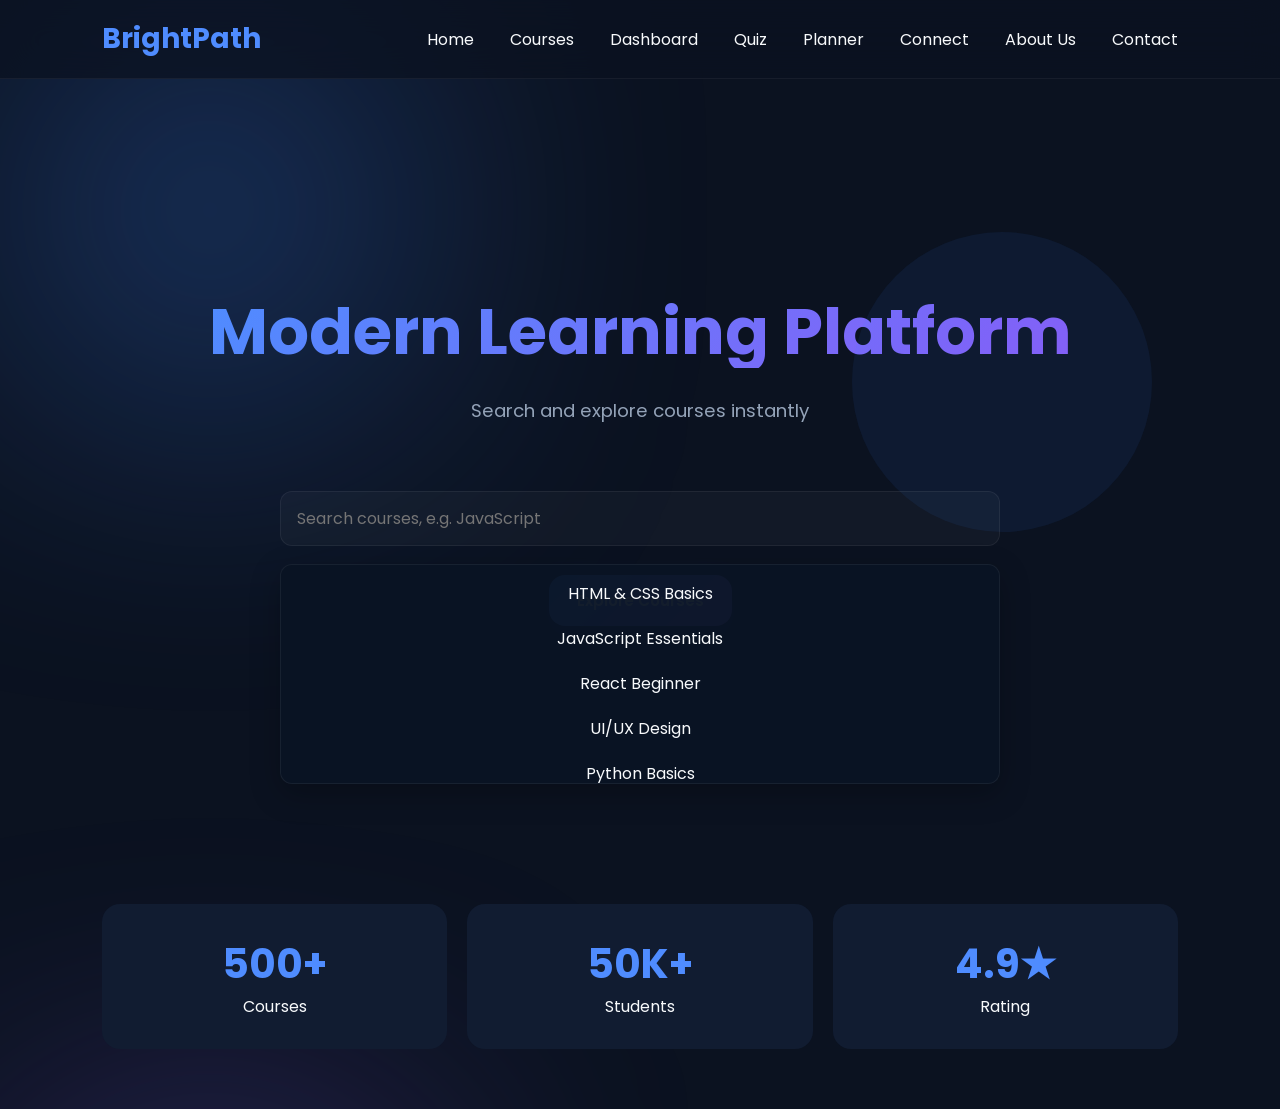
<file: index.html>
<!DOCTYPE html>
<html lang="en">

<head>
    <meta charset="UTF-8">
    <meta name="viewport" content="width=device-width, initial-scale=1.0">
    <title>BrightPath</title>
    <link rel="stylesheet" href="style.css">
</head>

<body>

<nav>


        <div class="logo">BrightPath</div>
    </div>

    <div class="nav-links">
        <a href="index.html">Home</a>
        <a href="courses.html">Courses</a>
        <a href="dashboard.html">Dashboard</a>
        <a href="quiz.html">Quiz</a>
        <a href="planner.html">Planner</a>
        <a href="contacts.html">Connect</a>
        <a href="about.html">About Us</a>
        <a href="contacts.html">Contact</a>
    </div>
</nav>

<section class="hero fade">

    <div class="hero-content">

        <h1>Modern Learning Platform</h1>

        <p class="hero-sub">Search and explore courses instantly</p>

        <div class="search-box">
            <input id="search" type="text" placeholder="Search courses, e.g. JavaScript" oninput="searchCourses()" autocomplete="off" />
            <div id="suggestions" class="search-results"></div>
        </div>

        <div class="hero-actions">
            <a href="courses.html">
                <button class="btn">Explore Courses</button>
            </a>

            
        </div>

    </div>

</section>

<section class="stats">

    <div class="stat-card">
        <h2>500+</h2>
        <p>Courses</p>
    </div>

    <div class="stat-card">
        <h2>50K+</h2>
        <p>Students</p>
    </div>

    <div class="stat-card">
        <h2>4.9★</h2>
        <p>Rating</p>
    </div>

</section>

<!-- About and Contact sections removed from the index page per request -->

    <script>
    function toggleAvatarMenu(event) {
        const dropdown = document.getElementById('avatarDropdown');
        const avatar = document.querySelector('.avatar');
        if (!dropdown || !avatar) return;
        const isOpen = dropdown.classList.toggle('active');
        avatar.setAttribute('aria-expanded', isOpen ? 'true' : 'false');
        if (event) event.stopPropagation();
    }

    // Close when clicking outside
    window.addEventListener('click', function(event) {
        const dropdown = document.getElementById('avatarDropdown');
        const avatar = document.querySelector('.avatar');
        if (!dropdown || !avatar) return;
        if (!dropdown.contains(event.target) && !avatar.contains(event.target)) {
            dropdown.classList.remove('active');
            avatar.setAttribute('aria-expanded', 'false');
        }
    });

    // Keyboard support: Enter/Space to open, Esc to close
    document.addEventListener('keydown', function(e) {
        const avatar = document.querySelector('.avatar');
        const dropdown = document.getElementById('avatarDropdown');
        if (!avatar || !dropdown) return;
        if ((e.key === 'Enter' || e.key === ' ') && document.activeElement === avatar) {
            e.preventDefault();
            toggleAvatarMenu();
        }
        if (e.key === 'Escape') {
            dropdown.classList.remove('active');
            avatar.setAttribute('aria-expanded', 'false');
            avatar.focus();
        }
    });
</script>

<script src="script.js"></script>

</body>
</html>
</file>
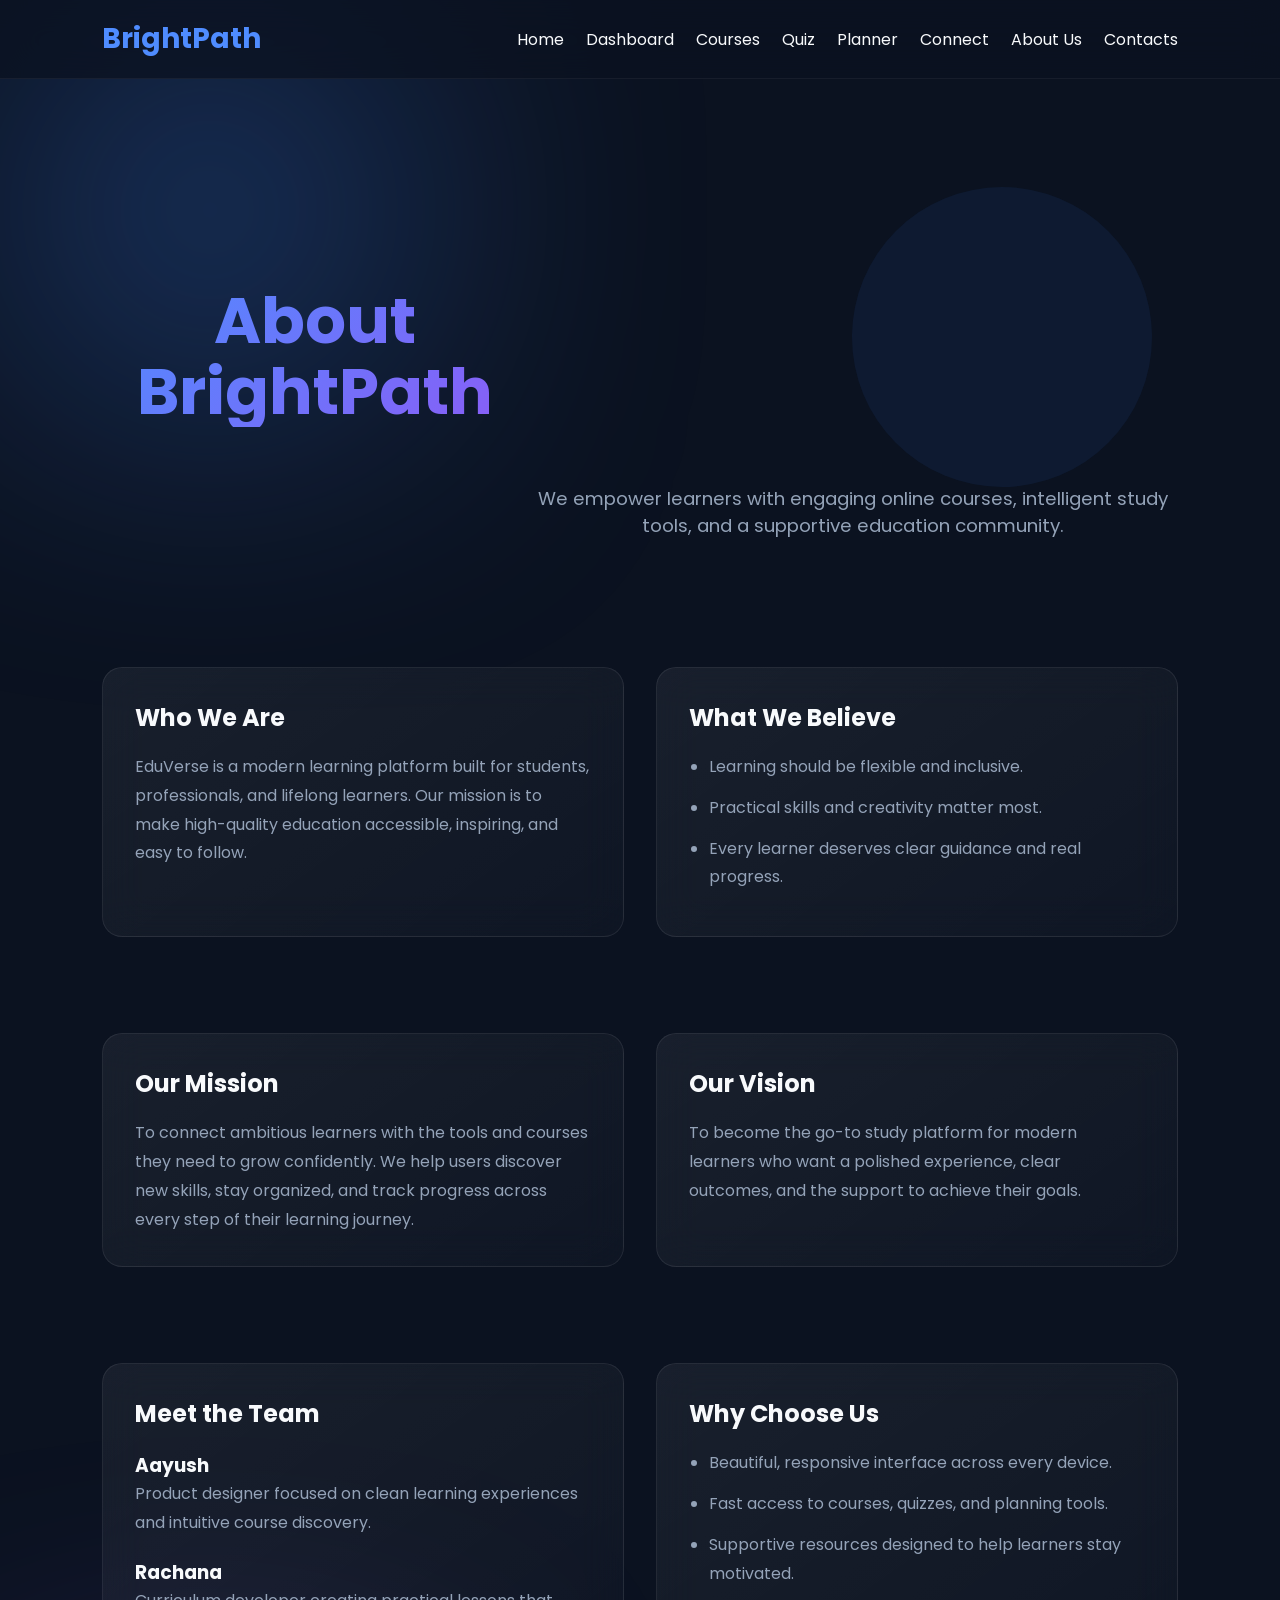
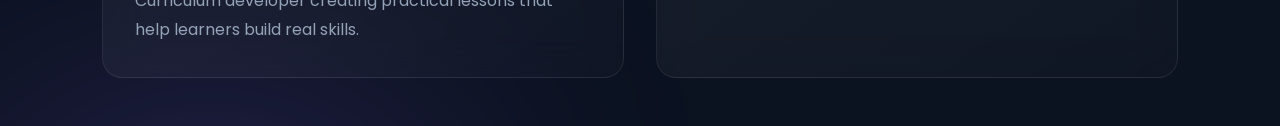
<file: about.html>
<!DOCTYPE html>
<html>
<head>
    <meta charset="UTF-8">
    <meta name="viewport" content="width=device-width, initial-scale=1.0">
    <title>About Us</title>
    <link rel="stylesheet" href="style.css">
</head>

<body class="about-page">
    <script src="script.js"></script>

    <nav>
        <div class="logo">BrightPath</div>
        <div>
            <a href="index.html">Home</a>
            <a href="dashboard.html">Dashboard</a>
            <a href="courses.html">Courses</a>
            
            <a href="quiz.html">Quiz</a>
            <a href="planner.html">Planner</a>
            <a href="connect.html">Connect</a>
            <a href="about.html">About Us</a>
            <a href="contacts.html">Contacts</a>
           
        </div>
    </nav>

    <section class="hero fade">
        <h1>About BrightPath</h1>
        <p>We empower learners with engaging online courses, intelligent study tools, and a supportive education community.</p>
    </section>

    <section class="grid">
        <div class="card">
            <h2>Who We Are</h2>
            <p>EduVerse is a modern learning platform built for students, professionals, and lifelong learners. Our mission is to make high-quality education accessible, inspiring, and easy to follow.</p>
        </div>

        <div class="card">
            <h2>What We Believe</h2>
            <ul>
                <li>Learning should be flexible and inclusive.</li>
                <li>Practical skills and creativity matter most.</li>
                <li>Every learner deserves clear guidance and real progress.</li>
            </ul>
        </div>
    </section>

    <section class="grid">
        <div class="card">
            <h2>Our Mission</h2>
            <p>To connect ambitious learners with the tools and courses they need to grow confidently. We help users discover new skills, stay organized, and track progress across every step of their learning journey.</p>
        </div>

        <div class="card">
            <h2>Our Vision</h2>
            <p>To become the go-to study platform for modern learners who want a polished experience, clear outcomes, and the support to achieve their goals.</p>
        </div>
    </section>

    <section class="grid">
        <div class="card">
            <h2>Meet the Team</h2>
            <div class="team-member">
                <h3>Aayush</h3>
                <p>Product designer focused on clean learning experiences and intuitive course discovery.</p>
            </div>
            <div class="team-member">
                <h3>Rachana</h3>
                <p>Curriculum developer creating practical lessons that help learners build real skills.</p>
            </div>
        </div>

        <div class="card">
            <h2>Why Choose Us</h2>
            <ul>
                <li>Beautiful, responsive interface across every device.</li>
                <li>Fast access to courses, quizzes, and planning tools.</li>
                <li>Supportive resources designed to help learners stay motivated.</li>
            </ul>
        </div>
    </section>
</body>
</html>
</file>
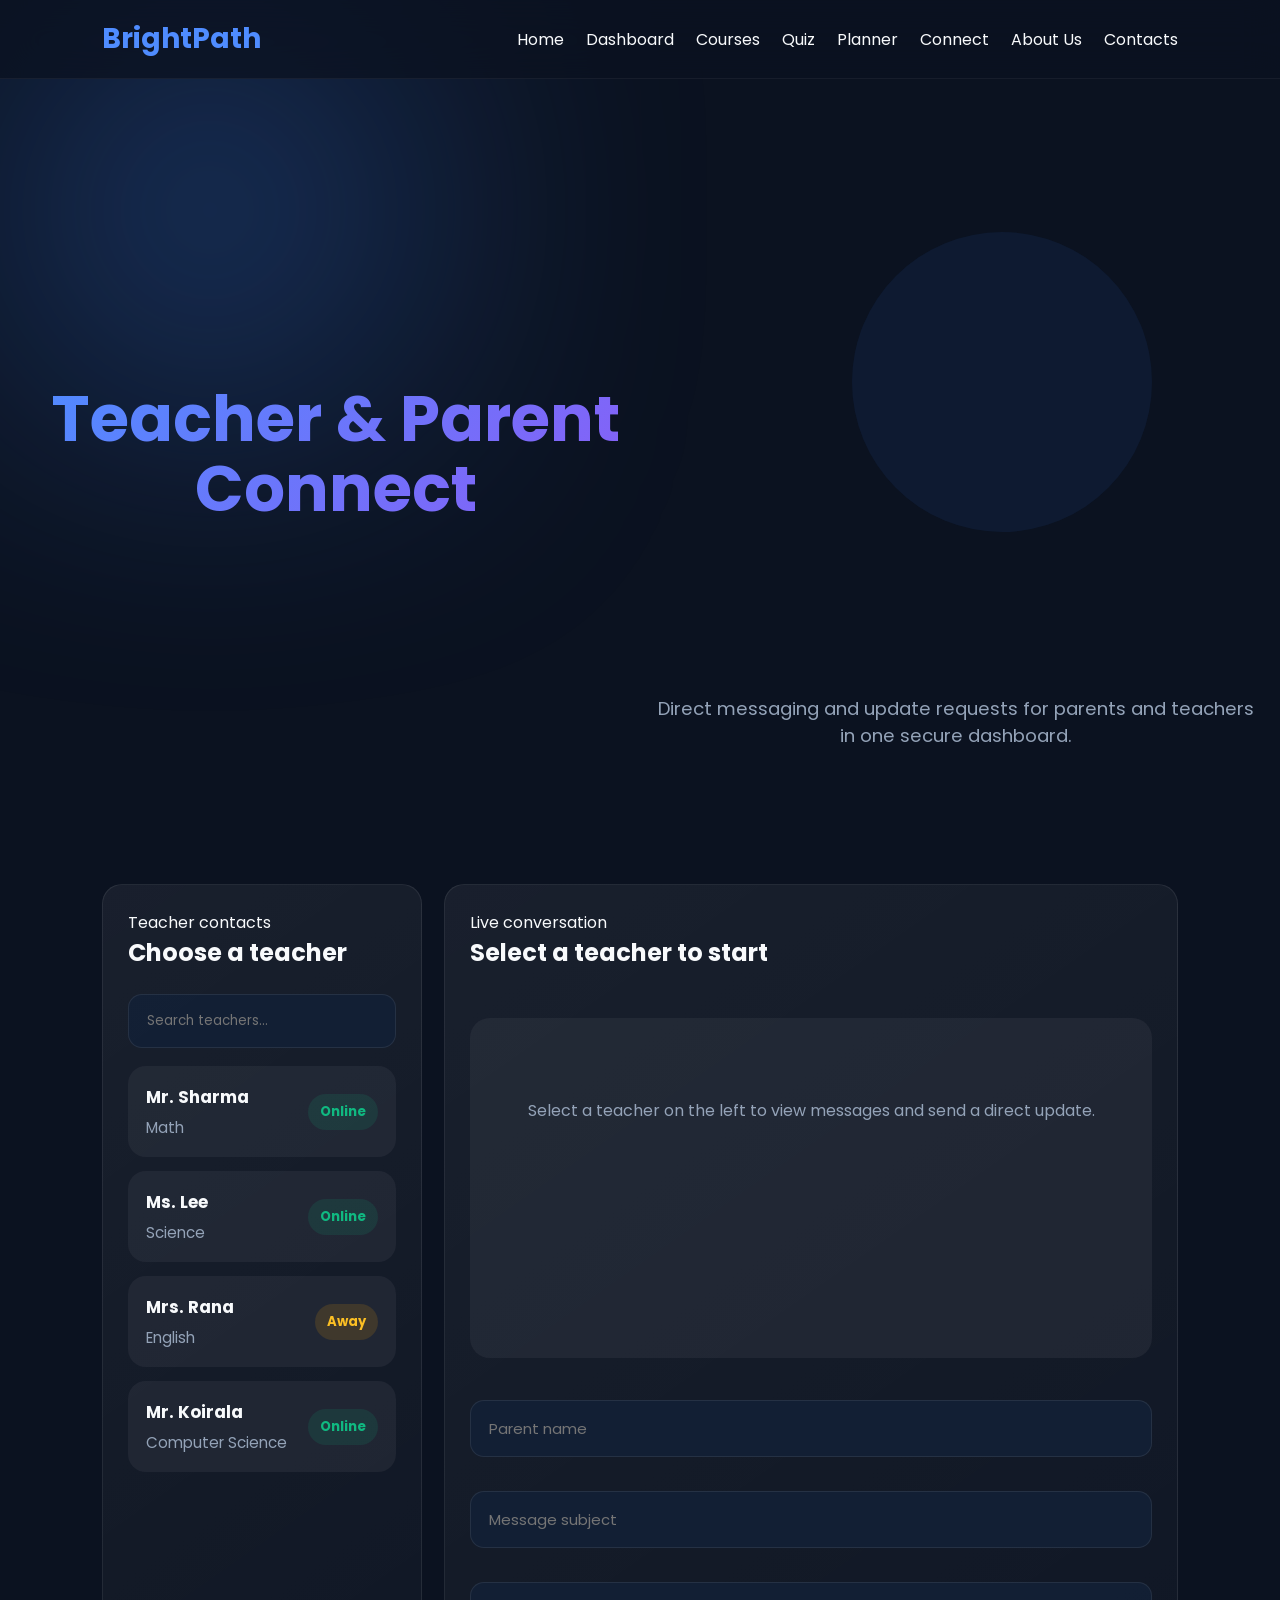
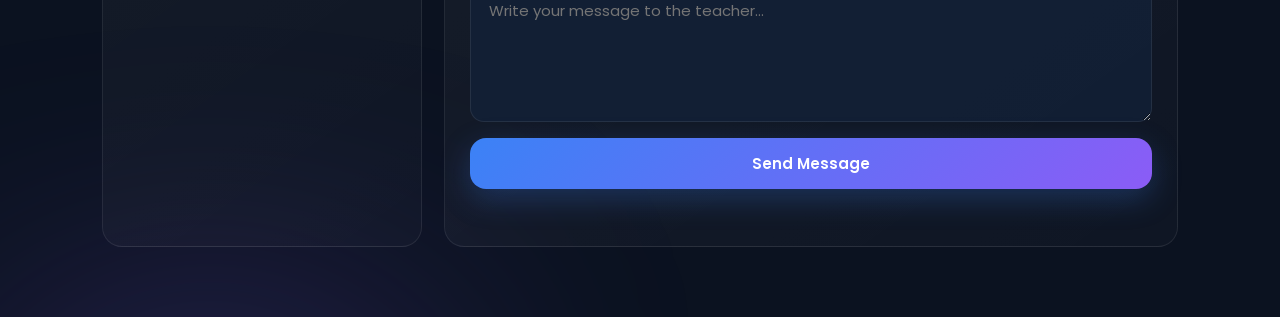
<file: connect.html>
<!DOCTYPE html>
<html>
<head>
    <meta charset="UTF-8">
    <meta name="viewport" content="width=device-width, initial-scale=1.0">
    <title>EduVerse Connect</title>
    <link rel="stylesheet" href="style.css">
</head>

<body>
    <nav>
        <div class="logo">BrightPath</div>
        <div>
            <a href="index.html">Home</a>
            <a href="dashboard.html">Dashboard</a>
            <a href="courses.html">Courses</a>
            <a href="quiz.html">Quiz</a>
            <a href="planner.html">Planner</a>
            <a href="connect.html">Connect</a>
            <a href="about.html">About Us</a>
            <a href="contacts.html">Contacts</a>
          
        </div>
    </nav>

    <section class="hero fade">
        <h1>Teacher & Parent Connect</h1>
        <p>Direct messaging and update requests for parents and teachers in one secure dashboard.</p>
    </section>

    <section class="connect-grid fade">
        <aside class="card teacher-list">
            <div class="panel-header">
                <div>
                    <p class="eyebrow">Teacher contacts</p>
                    <h2>Choose a teacher</h2>
                </div>
            </div>
            <div class="teacher-search">
                <input id="teacherSearch" type="search" placeholder="Search teachers..." />
            </div>
            <div id="teacherContacts" class="teacher-contacts"></div>
        </aside>

        <main class="card chat-panel">
            <div class="panel-header">
                <div>
                    <p class="eyebrow">Live conversation</p>
                    <h2 id="chatTitle">Select a teacher to start</h2>
                </div>
            </div>
            <div id="chatHistory" class="chat-history">
                <div class="empty-state">Select a teacher on the left to view messages and send a direct update.</div>
            </div>
            <form id="connectForm" class="contact-form connect-form">
                <input id="parentName" type="text" placeholder="Parent name" />
                <input id="subjectLine" type="text" placeholder="Message subject" />
                <textarea id="messageText" placeholder="Write your message to the teacher..."></textarea>
                <button class="btn" type="submit">Send Message</button>
                <p id="connectNotice" style="margin-top:16px; color:var(--muted);"></p>
            </form>
        </main>
    </section>

    <script>
        const teachers = [
            { name: "Mr. Sharma", subject: "Math", status: "Online", note: "Review homework progress." },
            { name: "Ms. Lee", subject: "Science", status: "Online", note: "Lab work feedback available." },
            { name: "Mrs. Rana", subject: "English", status: "Away", note: "Essay revision scheduled." },
            { name: "Mr. Koirala", subject: "Computer Science", status: "Online", note: "Project mentoring session." }
        ];

        const conversations = {
            "Mr. Sharma": [
                { from: "Teacher", text: "Hello, your child is doing well in algebra. Let's discuss the next assignment." }
            ],
            "Ms. Lee": [
                { from: "Teacher", text: "I have updated the lab report feedback. Please check the portal." }
            ],
            "Mrs. Rana": [
                { from: "Teacher", text: "The reading assignment is due next week. Kindly review it at home." }
            ],
            "Mr. Koirala": [
                { from: "Teacher", text: "Coding project samples are ready. Let me know if you would like an extra session." }
            ]
        };

        let activeTeacher = null;

        function renderTeacherList() {
            const container = document.getElementById("teacherContacts");
            if (!container) return;
            container.innerHTML = "";
            teachers.forEach(teacher => {
                const card = document.createElement("button");
                card.type = "button";
                card.className = "teacher-item";
                card.innerHTML = `
                    <div>
                        <h3>${teacher.name}</h3>
                        <p>${teacher.subject}</p>
                    </div>
                    <span class="status ${teacher.status.toLowerCase()}">${teacher.status}</span>
                `;
                card.onclick = () => selectTeacher(teacher.name);
                container.appendChild(card);
            });
        }

        function selectTeacher(name) {
            activeTeacher = name;
            document.getElementById("chatTitle").innerText = name;
            renderConversation();
        }

        function renderConversation() {
            const history = document.getElementById("chatHistory");
            if (!history) return;
            history.innerHTML = "";
            const messages = conversations[activeTeacher] || [];
            if (messages.length === 0) {
                history.innerHTML = '<div class="empty-state">No messages yet. Send the first note.</div>';
                return;
            }
            messages.forEach(message => {
                const bubble = document.createElement("div");
                bubble.className = `chat-bubble ${message.from.toLowerCase()}`;
                bubble.innerHTML = `<p>${message.text}</p><span>${message.from}</span>`;
                history.appendChild(bubble);
            });
            history.scrollTop = history.scrollHeight;
        }

        function filterTeachers() {
            const query = document.getElementById("teacherSearch").value.toLowerCase();
            document.querySelectorAll(".teacher-item").forEach(item => {
                const text = item.innerText.toLowerCase();
                item.style.display = text.includes(query) ? "flex" : "none";
            });
        }

        document.addEventListener("DOMContentLoaded", () => {
            renderTeacherList();
            const search = document.getElementById("teacherSearch");
            if (search) {
                search.addEventListener("input", filterTeachers);
            }
            const form = document.getElementById("connectForm");
            if (form) {
                form.addEventListener("submit", event => {
                    event.preventDefault();
                    const name = document.getElementById("parentName").value.trim();
                    const subject = document.getElementById("subjectLine").value.trim();
                    const message = document.getElementById("messageText").value.trim();
                    const notice = document.getElementById("connectNotice");
                    if (!activeTeacher) {
                        notice.innerText = "Please select a teacher first.";
                        return;
                    }
                    if (!name || !subject || !message) {
                        notice.innerText = "Please complete all fields.";
                        return;
                    }
                    const chat = conversations[activeTeacher] || [];
                    chat.push({ from: "Parent", text: `${subject}: ${message}` });
                    conversations[activeTeacher] = chat;
                    renderConversation();
                    notice.innerText = `Message sent to ${activeTeacher}.`;
                    form.reset();
                });
            }
        });
    </script>
</body>
</html>
</file>
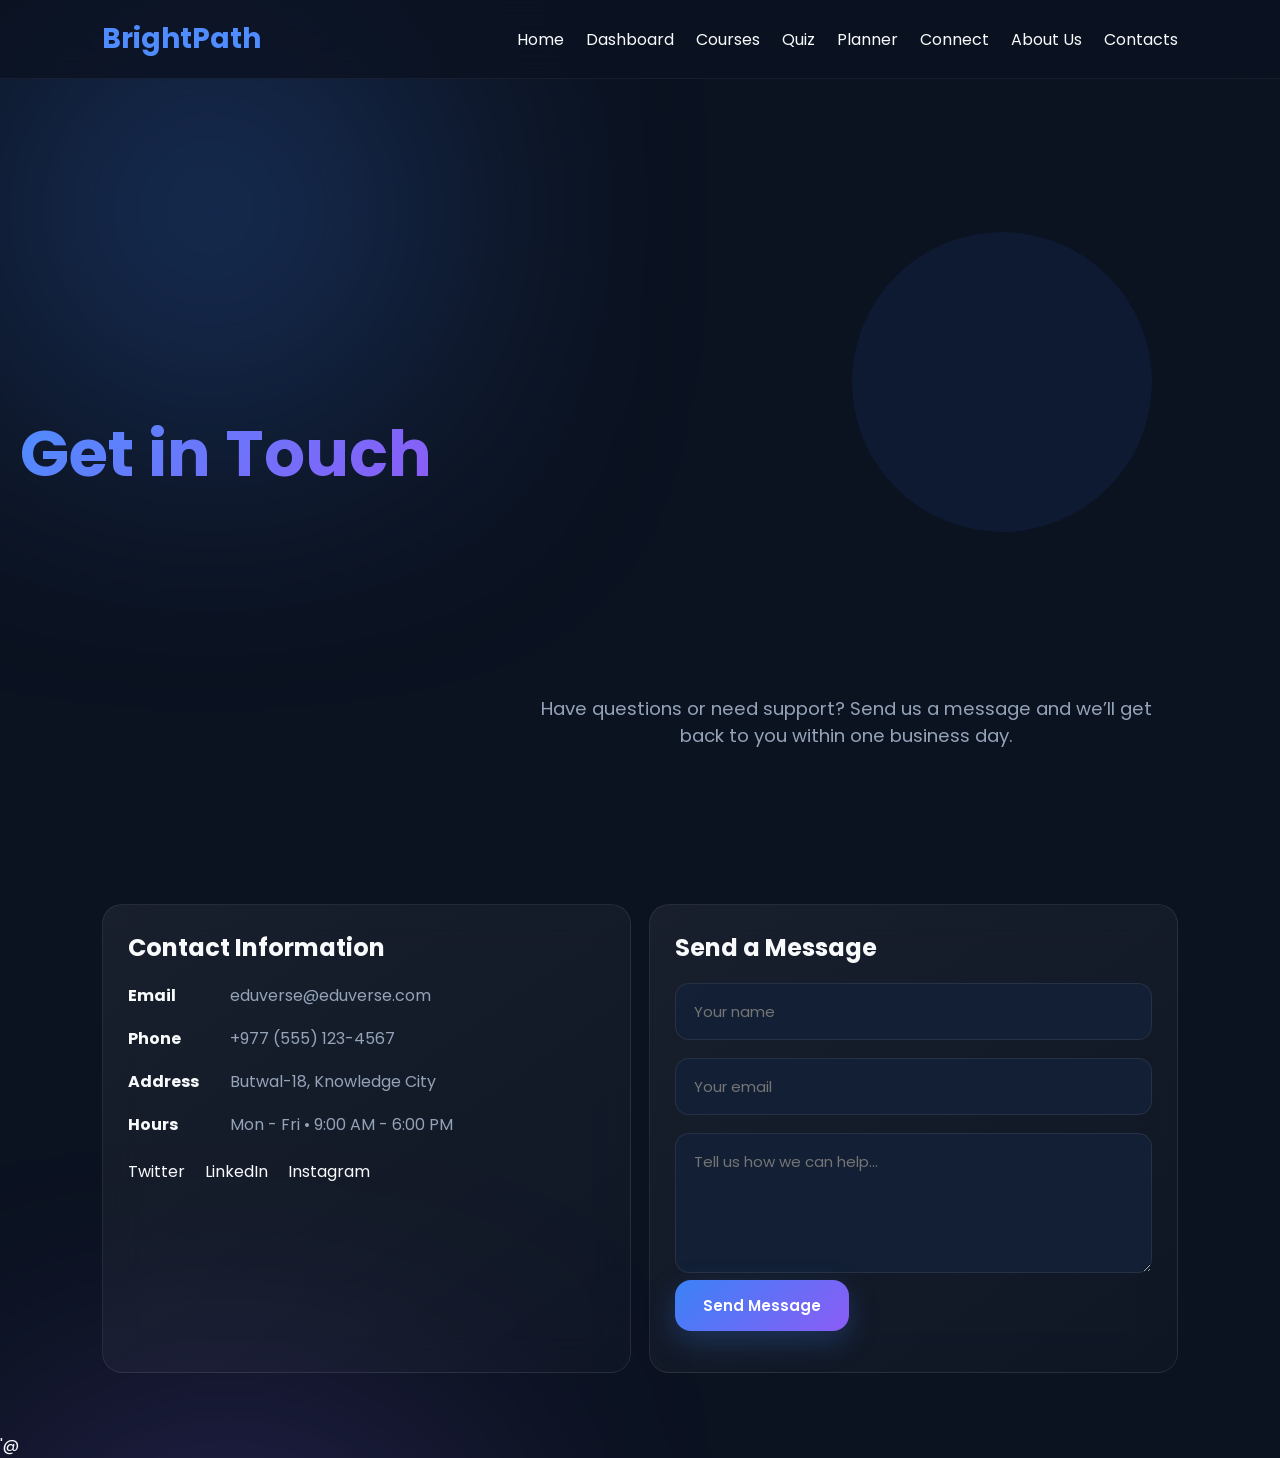
<file: contacts.html>
<!DOCTYPE html>
<html>
<head>
    <meta charset="UTF-8">
    <meta name="viewport" content="width=device-width, initial-scale=1.0">
    <title>BrightPath - Contacts</title>
    <link rel="stylesheet" href="style.css">
</head>

<body>
    <script src="script.js"></script>

    <nav>
        <div class="logo">BrightPath</div>
        <div>
            <a href="index.html">Home</a>
            <a href="dashboard.html">Dashboard</a>
            <a href="courses.html">Courses</a>
            
            <a href="quiz.html">Quiz</a>
            <a href="planner.html">Planner</a>
            <a href="connect.html">Connect</a>
            <a href="about.html">About Us</a>
            <a href="contacts.html">Contacts</a>
           
        </div>
    </nav>

    <section class="hero fade">
        <h1>Get in Touch</h1>
        <p>Have questions or need support? Send us a message and we’ll get back to you within one business day.</p>
    </section>

    <section class="grid">
        <div class="card contact-card">
            <h2>Contact Information</h2>
            <p class="contact-item"><strong>Email</strong>eduverse@eduverse.com</p>
            <p class="contact-item"><strong>Phone</strong>+977 (555) 123-4567</p>
            <p class="contact-item"><strong>Address</strong>Butwal-18, Knowledge City</p>
            <p class="contact-item"><strong>Hours</strong>Mon - Fri • 9:00 AM - 6:00 PM</p>

            <div class="social-links">
                <a href="https://www.twitter.com" target="_blank">Twitter</a>
                <a href="https://www.linkedin.com" target="_blank">LinkedIn</a>
                <a href="https://www.instagram.com" target="_blank">Instagram</a>
            </div>
        </div>

        <div class="card contact-card">
            <h2>Send a Message</h2>
            <form class="contact-form" onsubmit="submitContact(event)" method="POST">
                <input id="contact-name" type="text" placeholder="Your name" />
                <input id="contact-email" type="email" placeholder="Your email" />
                <textarea id="contact-message" placeholder="Tell us how we can help..."></textarea>
                <button class="btn" type="submit">Send Message</button>
                <p id="contact-notice" style="margin-top:16px; color:var(--muted);"></p>
            </form>
        </div>
    </section>
</body>
</html>
'@
</file>
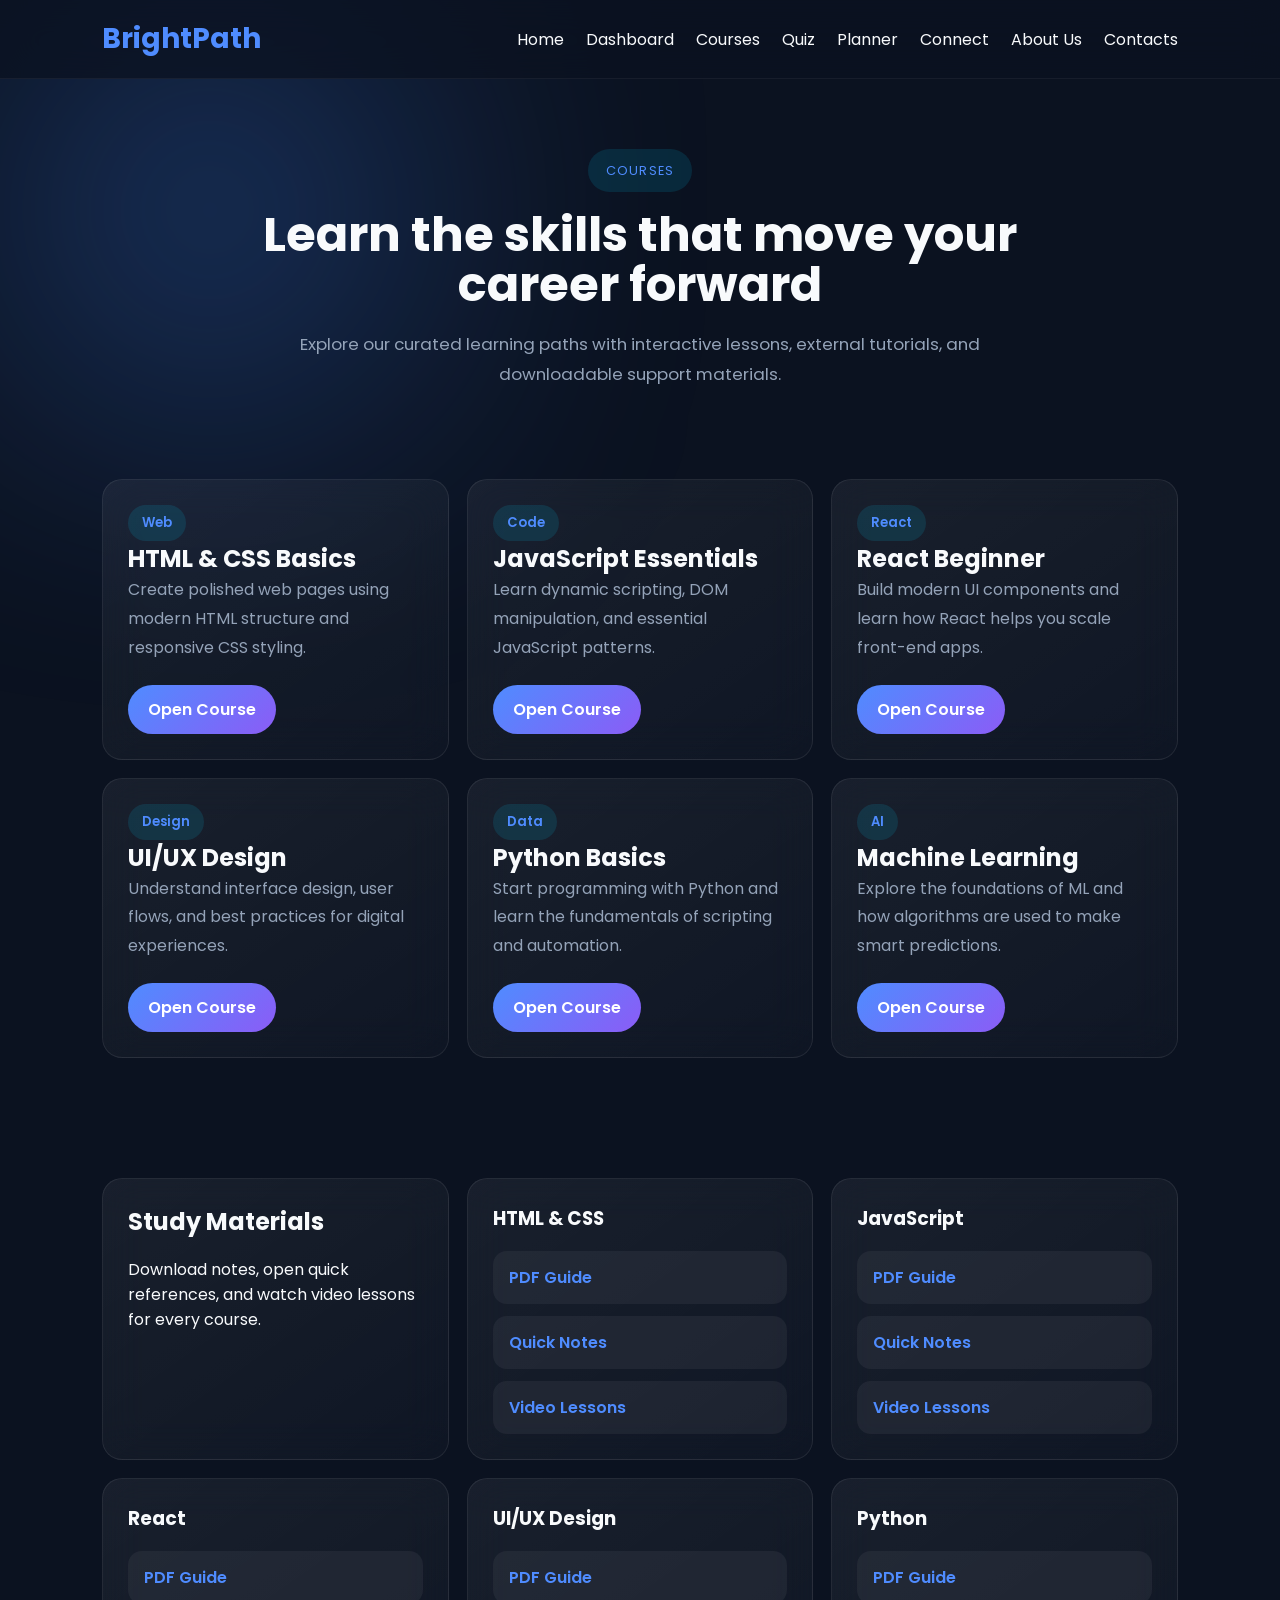
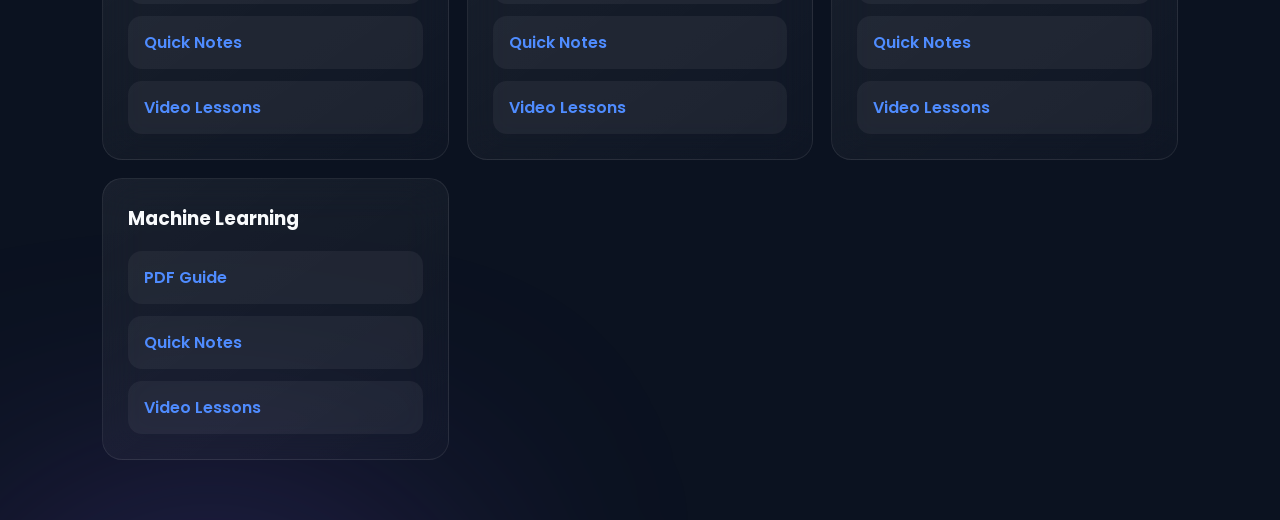
<file: courses.html>
<!DOCTYPE html>
<html>
<head>
<title>Courses</title>
<link rel="stylesheet" href="style.css">
</head>

<body>

    <nav>
        <div class="logo">BrightPath</div>
        <div>
            <a href="index.html">Home</a>
            <a href="dashboard.html">Dashboard</a>
            <a href="courses.html">Courses</a>
            
            <a href="quiz.html">Quiz</a>
            <a href="planner.html">Planner</a>
            <a href="connect.html">Connect</a>
            <a href="about.html">About Us</a>
            <a href="contacts.html">Contacts</a>
           
        </div>
    </nav>

<section class="page-intro">
    <div class="intro-copy">
        <p class="eyebrow">Courses</p>
        <h1>Learn the skills that move your career forward</h1>
        <p>Explore our curated learning paths with interactive lessons, external tutorials, and downloadable support materials.</p>
    </div>
</section>

<section class="grid course-grid">
    <a class="card course-card" href="https://www.w3schools.com/html/default.asp" target="_blank">
        <div>
            <span class="course-badge">Web</span>
            <h3>HTML & CSS Basics</h3>
            <p>Create polished web pages using modern HTML structure and responsive CSS styling.</p>
        </div>
        <span class="course-action">Open Course</span>
    </a>
    <a class="card course-card" href="https://www.w3schools.com/js/default.asp" target="_blank">
        <div>
            <span class="course-badge">Code</span>
            <h3>JavaScript Essentials</h3>
            <p>Learn dynamic scripting, DOM manipulation, and essential JavaScript patterns.</p>
        </div>
        <span class="course-action">Open Course</span>
    </a>
    <a class="card course-card" href="https://www.w3schools.com/react/default.asp" target="_blank">
        <div>
            <span class="course-badge">React</span>
            <h3>React Beginner</h3>
            <p>Build modern UI components and learn how React helps you scale front-end apps.</p>
        </div>
        <span class="course-action">Open Course</span>
    </a>
    <a class="card course-card" href="https://www.w3schools.com/react/default.asp" target="_blank">
        <div>
            <span class="course-badge">Design</span>
            <h3>UI/UX Design</h3>
            <p>Understand interface design, user flows, and best practices for digital experiences.</p>
        </div>
        <span class="course-action">Open Course</span>
    </a>
    <a class="card course-card" href="https://www.w3schools.com/python/default.asp" target="_blank">
        <div>
            <span class="course-badge">Data</span>
            <h3>Python Basics</h3>
            <p>Start programming with Python and learn the fundamentals of scripting and automation.</p>
        </div>
        <span class="course-action">Open Course</span>
    </a>
    <a class="card course-card" href="https://www.w3schools.com/ai/default.asp" target="_blank">
        <div>
            <span class="course-badge">AI</span>
            <h3>Machine Learning</h3>
            <p>Explore the foundations of ML and how algorithms are used to make smart predictions.</p>
        </div>
        <span class="course-action">Open Course</span>
    </a>
</section>

<section class="grid resources-grid">
    <div class="card resource-card">
        <h2>Study Materials</h2>
        <p>Download notes, open quick references, and watch video lessons for every course.</p>
    </div>
    <div class="card resource-card">
        <h3>HTML & CSS</h3>
        <ul class="resource-list">
            <li><a href="https://www.w3.org/WAI/ARIA/apg/" target="_blank">PDF Guide</a></li>
            <li><a href="https://www.w3schools.com/html/html_intro.asp" target="_blank">Quick Notes</a></li>
            <li><a href="https://www.youtube.com/results?search_query=html+css+tutorial" target="_blank">Video Lessons</a></li>
        </ul>
    </div>
    <div class="card resource-card">
        <h3>JavaScript</h3>
        <ul class="resource-list">
            <li><a href="https://www.w3schools.com/js/default.asp" target="_blank">PDF Guide</a></li>
            <li><a href="https://www.w3schools.com/js/js_intro.asp" target="_blank">Quick Notes</a></li>
            <li><a href="https://www.youtube.com/results?search_query=javascript+tutorial" target="_blank">Video Lessons</a></li>
        </ul>
    </div>
    <div class="card resource-card">
        <h3>React</h3>
        <ul class="resource-list">
            <li><a href="https://reactjs.org/docs/getting-started.html" target="_blank">PDF Guide</a></li>
            <li><a href="https://reactjs.org/docs/hello-world.html" target="_blank">Quick Notes</a></li>
            <li><a href="https://www.youtube.com/results?search_query=react+tutorial" target="_blank">Video Lessons</a></li>
        </ul>
    </div>
    <div class="card resource-card">
        <h3>UI/UX Design</h3>
        <ul class="resource-list">
            <li><a href="https://www.interaction-design.org/literature/topics/ui-design" target="_blank">PDF Guide</a></li>
            <li><a href="https://www.interaction-design.org/literature/topics/ux-design" target="_blank">Quick Notes</a></li>
            <li><a href="https://www.youtube.com/results?search_query=ui+ux+design+tutorial" target="_blank">Video Lessons</a></li>
        </ul>
    </div>
    <div class="card resource-card">
        <h3>Python</h3>
        <ul class="resource-list">
            <li><a href="https://docs.python.org/3/tutorial/index.html" target="_blank">PDF Guide</a></li>
            <li><a href="https://www.w3schools.com/python/python_intro.asp" target="_blank">Quick Notes</a></li>
            <li><a href="https://www.youtube.com/results?search_query=python+tutorial" target="_blank">Video Lessons</a></li>
        </ul>
    </div>
    <div class="card resource-card">
        <h3>Machine Learning</h3>
        <ul class="resource-list">
            <li><a href="https://developers.google.com/machine-learning/crash-course" target="_blank">PDF Guide</a></li>
            <li><a href="https://www.ibm.com/cloud/learn/machine-learning" target="_blank">Quick Notes</a></li>
            <li><a href="https://www.youtube.com/results?search_query=machine+learning+tutorial" target="_blank">Video Lessons</a></li>
        </ul>
    </div>
</section>

</body>
</html>
</file>
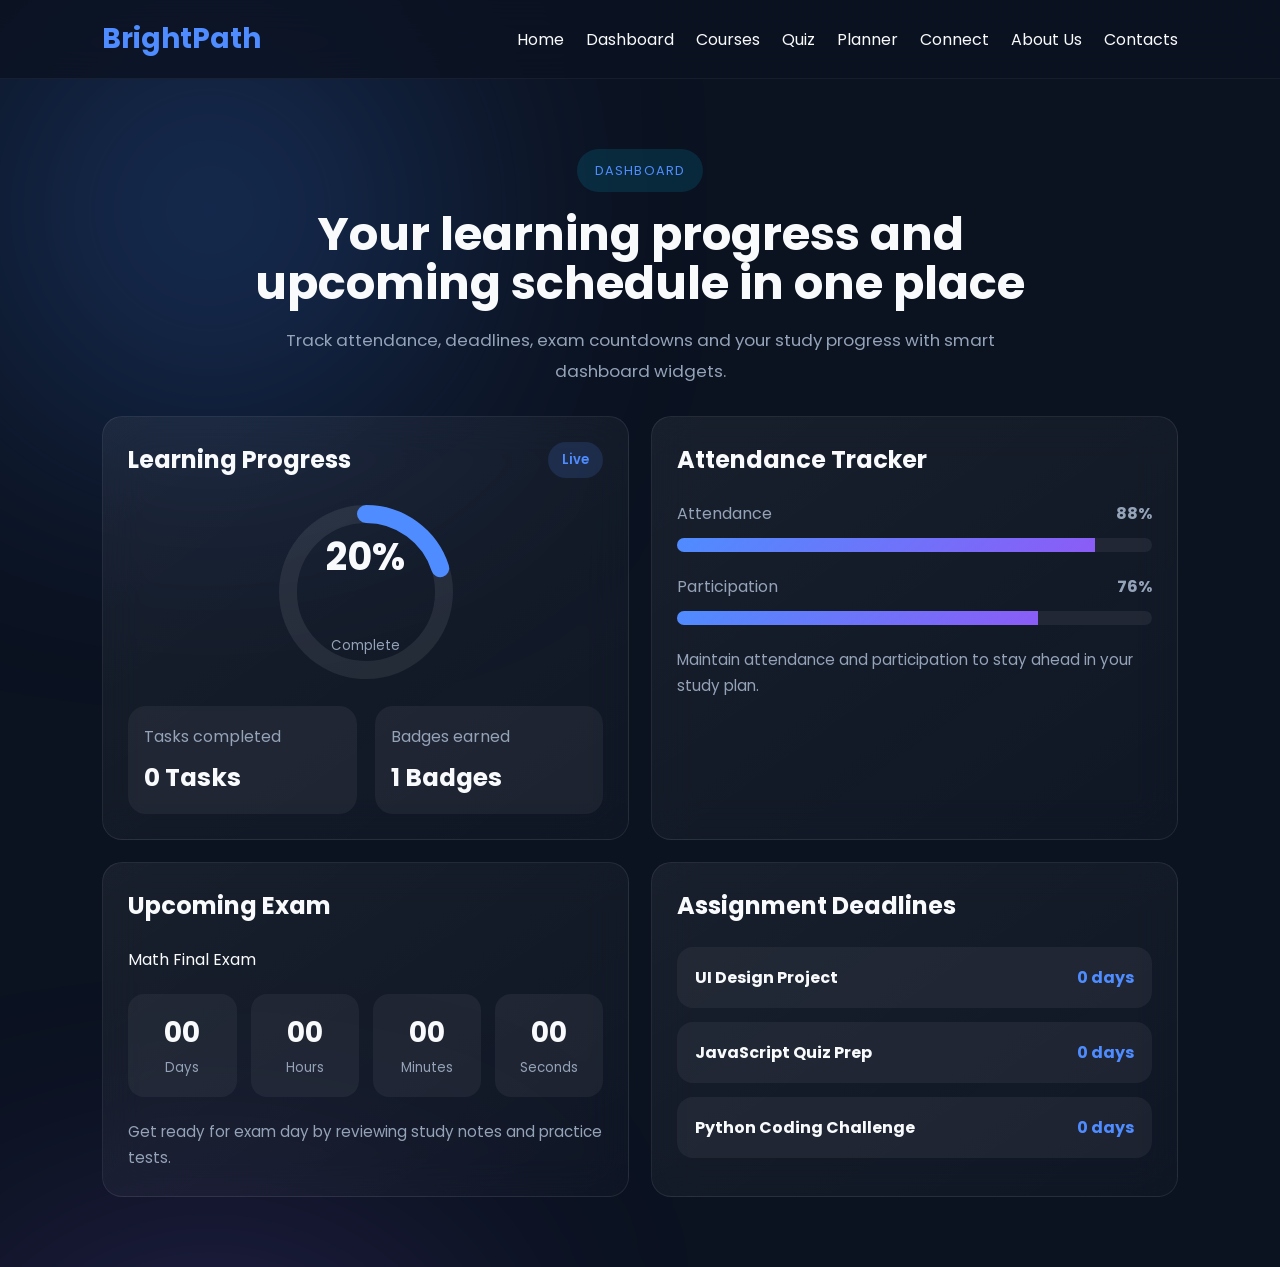
<file: dashboard.html>
<!DOCTYPE html>
<html>
<head>
<title> Dashboard</title>
<link rel="stylesheet" href="style.css">
</head>

<body>

    <nav>
        <div class="logo">BrightPath</div>
        <div>
            <a href="index.html">Home</a>
            <a href="dashboard.html">Dashboard</a>
            <a href="courses.html">Courses</a>
            <a href="quiz.html">Quiz</a>
            <a href="planner.html">Planner</a>
            <a href="connect.html">Connect</a>
            <a href="about.html">About Us</a>
            <a href="contacts.html">Contacts</a>
            
        </div>
    </nav>

    <section class="dashboard-overview page-intro">
        <p class="eyebrow">Dashboard</p>
        <h1>Your learning progress and upcoming schedule in one place</h1>
        <p>Track attendance, deadlines, exam countdowns and your study progress with smart dashboard widgets.</p>
    </section>

    <section class="dashboard-grid">
        <div class="card progress-panel">
            <div class="panel-header">
                <h2>Learning Progress</h2>
                <span class="tag">Live</span>
            </div>
            <div class="progress-chart">
                <svg viewBox="0 0 120 120">
                    <circle class="chart-ring-bg" cx="60" cy="60" r="52" />
                    <circle id="progressRing" class="chart-ring" cx="60" cy="60" r="52" />
                </svg>
                <div class="ring-label">
                    <span id="progressPercent">0%</span>
                    <small>Complete</small>
                </div>
            </div>
            <div class="progress-meta">
                <div>
                    <span>Tasks completed</span>
                    <strong id="taskCount">0</strong>
                </div>
                <div>
                    <span>Badges earned</span>
                    <strong id="badgeCount">0</strong>
                </div>
            </div>
        </div>

        <div class="card attendance-panel">
            <div class="panel-header">
                <h2>Attendance Tracker</h2>
            </div>
            <div class="tracker-row">
                <span>Attendance</span>
                <strong id="attendanceRate">0%</strong>
            </div>
            <div class="tracker-bar"><div id="attendanceFill" class="tracker-fill"></div></div>
            <div class="tracker-row">
                <span>Participation</span>
                <strong id="participationRate">0%</strong>
            </div>
            <div class="tracker-bar"><div id="participationFill" class="tracker-fill"></div></div>
            <p class="small-text">Maintain attendance and participation to stay ahead in your study plan.</p>
        </div>

        <div class="card countdown-panel">
            <div class="panel-header">
                <h2>Upcoming Exam</h2>
            </div>
            <div class="exam-name">Math Final Exam</div>
            <div id="examCountdown" class="countdown-grid">
                <div>
                    <strong id="daysLeft">00</strong>
                    <small>Days</small>
                </div>
                <div>
                    <strong id="hoursLeft">00</strong>
                    <small>Hours</small>
                </div>
                <div>
                    <strong id="minutesLeft">00</strong>
                    <small>Minutes</small>
                </div>
                <div>
                    <strong id="secondsLeft">00</strong>
                    <small>Seconds</small>
                </div>
            </div>
            <p class="small-text">Get ready for exam day by reviewing study notes and practice tests.</p>
        </div>

        <div class="card reminders-panel">
            <div class="panel-header">
                <h2>Assignment Deadlines</h2>
            </div>
            <ul id="deadlineList" class="deadline-list"></ul>
        </div>
    </section>

    <script src="script.js"></script>
</body>
</html>
</file>
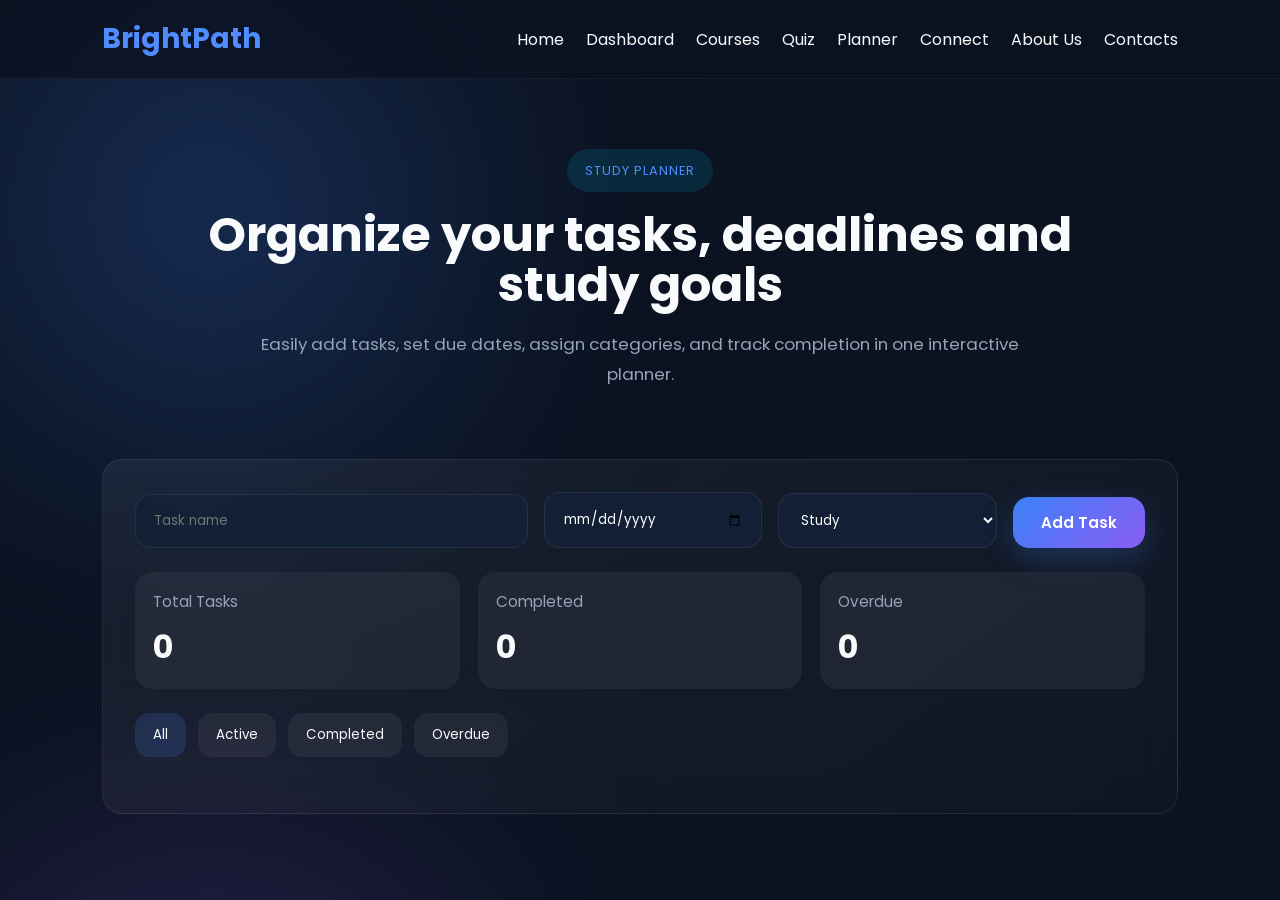
<file: planner.html>
<!DOCTYPE html>
<html>
<head>
    <meta charset="UTF-8">
    <meta name="viewport" content="width=device-width, initial-scale=1.0">
    <title> Planner</title>
    <link rel="stylesheet" href="style.css">
</head>

<body class="planner-page">

    <nav>
        <div class="logo">BrightPath</div>
        <div>
            <a href="index.html">Home</a>
            <a href="dashboard.html">Dashboard</a>
            <a href="courses.html">Courses</a>
            <a href="quiz.html">Quiz</a>
            <a href="planner.html">Planner</a>
            <a href="connect.html">Connect</a>
            <a href="about.html">About Us</a>
            <a href="contacts.html">Contacts</a>
            

        </div>
    </nav>

    <section class="page-intro">
        <p class="eyebrow">Study Planner</p>
        <h1>Organize your tasks, deadlines and study goals</h1>
        <p>Easily add tasks, set due dates, assign categories, and track completion in one interactive planner.</p>
    </section>

    <section class="planner-grid">
        <div class="card planner-panel">
            <div class="planner-controls">
                <input id="taskTitle" placeholder="Task name" />
                <input id="taskDate" type="date" />
                <select id="taskCategory">
                    <option value="Study">Study</option>
                    <option value="Homework">Homework</option>
                    <option value="Revision">Revision</option>
                    <option value="Project">Project</option>
                </select>
                <button class="btn" onclick="addTask()">Add Task</button>
            </div>

            <div class="planner-summary">
                <div>
                    <p>Total Tasks</p>
                    <strong id="totalTasks">0</strong>
                </div>
                <div>
                    <p>Completed</p>
                    <strong id="completedTasks">0</strong>
                </div>
                <div>
                    <p>Overdue</p>
                    <strong id="overdueTasks">0</strong>
                </div>
            </div>

            <div class="planner-filter">
                <button class="filter-btn active" onclick="setPlannerFilter('all')">All</button>
                <button class="filter-btn" onclick="setPlannerFilter('active')">Active</button>
                <button class="filter-btn" onclick="setPlannerFilter('completed')">Completed</button>
                <button class="filter-btn" onclick="setPlannerFilter('overdue')">Overdue</button>
            </div>

            <ul id="list" class="planner-list"></ul>
        </div>
    </section>

    <script src="script.js"></script>
</body>
</html>
</file>
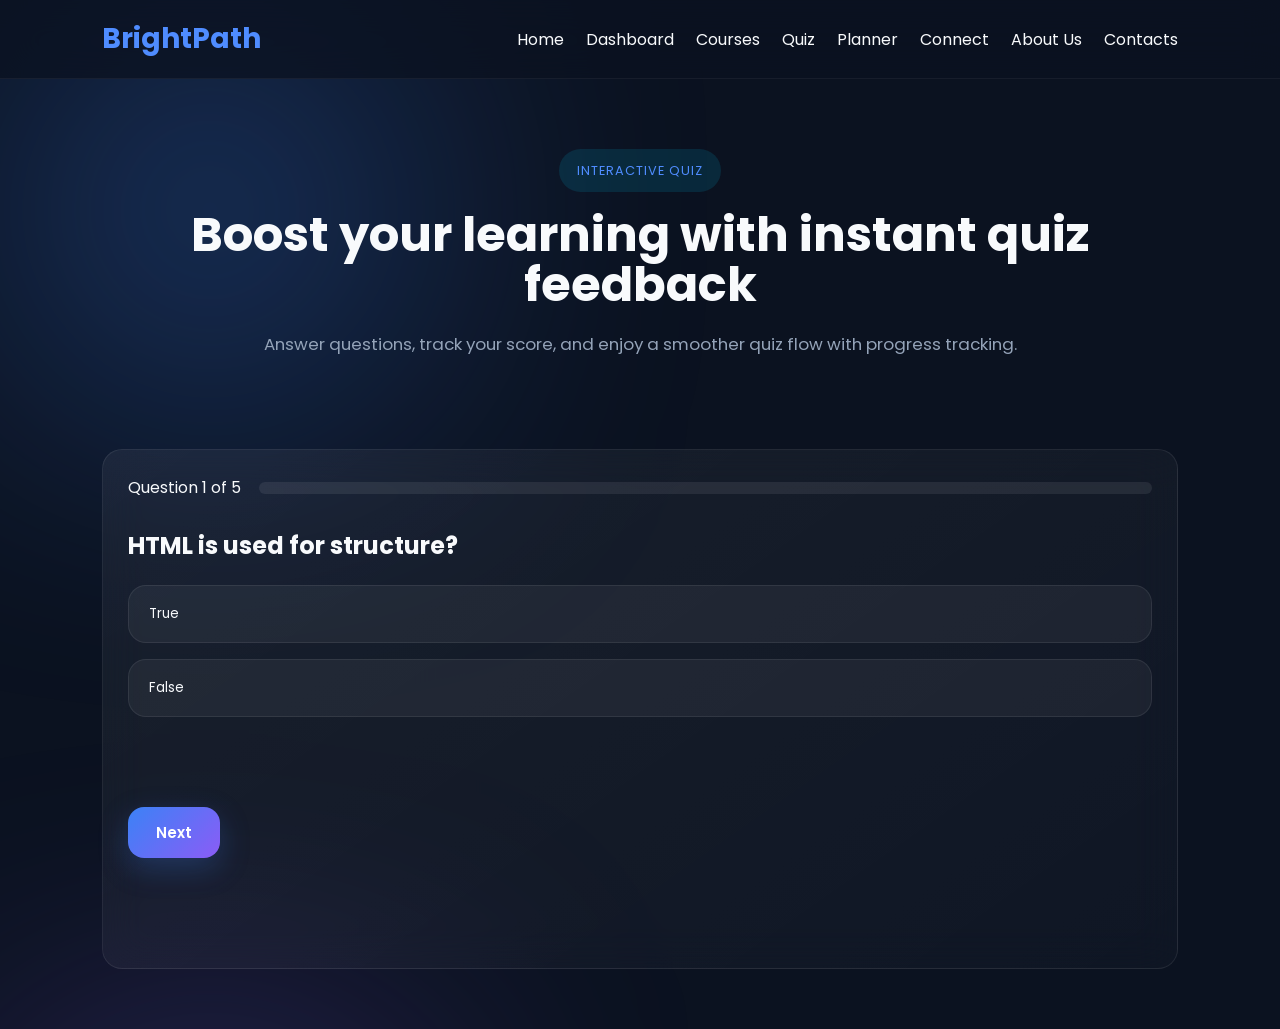
<file: quiz.html>
<!DOCTYPE html>
<html>
<head>
    <meta charset="UTF-8">
    <meta name="viewport" content="width=device-width, initial-scale=1.0">
    <title> Quiz</title>
    <link rel="stylesheet" href="style.css">
</head>

<body class="quiz-page">

    <nav>
        <div class="logo">BrightPath</div>
        <div>
            <a href="index.html">Home</a>
            <a href="dashboard.html">Dashboard</a>
            <a href="courses.html">Courses</a>
            <a href="quiz.html">Quiz</a>
            <a href="planner.html">Planner</a>
            <a href="connect.html">Connect</a>
            <a href="about.html">About Us</a>
            <a href="contacts.html">Contacts</a>
            
        </div>
    </nav>

    <section class="page-intro">
        <p class="eyebrow">Interactive Quiz</p>
        <h1>Boost your learning with instant quiz feedback</h1>
        <p>Answer questions, track your score, and enjoy a smoother quiz flow with progress tracking.</p>
    </section>

    <section class="grid quiz-grid">
        <div class="card quiz-card">
            <div class="quiz-header">
                <span id="questionIndex">Question 1 of 5</span>
                <div class="progress-bar">
                    <div id="quizProgress" class="progress-fill"></div>
                </div>
            </div>

            <h2 id="question">Loading quiz...</h2>
            <div id="options" class="quiz-options"></div>

            <p id="feedback" class="quiz-feedback"></p>

            <div class="quiz-actions">
                <button class="btn" id="nextBtn" type="button" onclick="nextQuestion()">Next</button>
                <button class="btn" id="restartBtn" type="button" onclick="restartQuiz()" hidden>Restart Quiz</button>
            </div>

            <p id="score" class="quiz-score"></p>
        </div>
    </section>

    <script src="script.js"></script>
</body>
</html>
</file>
<file: style.css>
/* GOOGLE FONT */
@import url('https://fonts.googleapis.com/css2?family=Poppins:wght@300;400;500;600;700&display=swap');

/* =========================
   DESIGN SYSTEM (60-30-10)
========================= */

:root{
    --bg:#0b1220;
    --surface:#111c31;
    --surface2:#182844;

    --accent:#4f8cff;
    --accent2:#8b5cf6;

    --primary:#4f8cff;
    --secondary:#8b5cf6;
    --success:#10b981;
    --cyan:#06b6d4;

    --text:#f8fafc;
    --muted:#94a3b8;
}

*{
    margin:0;
    padding:0;
    box-sizing:border-box;
    font-family:'Poppins',sans-serif;
}

html {
    scroll-behavior: smooth;
}

body{
    background:var(--bg);
    color:var(--text);
    overflow-x:hidden;
    min-height:100vh;
}

/* =========================
   AMBIENT LIGHT BACKGROUND
========================= */

body::before,
body::after{
    content:"";
    position:fixed;
    width:420px;
    height:420px;
    border-radius:50%;
    filter:blur(140px);
    z-index:-1;
}

body::before{

    background:
    radial-gradient(
        circle,
        #3b82f6,
        transparent 70%
    );
}

body::after{

    background:
    radial-gradient(
        circle,
        #8b5cf6,
        transparent 70%
    );
}

@keyframes float1{
    50%{transform:translate(70px,40px);}
}

@keyframes float2{
    50%{transform:translate(-70px,-40px);}
}

/* =========================
   NAVBAR
========================= */

nav{
    display:flex;
    justify-content:space-between;
    align-items:center;
    padding:18px 8%;
    backdrop-filter:blur(18px);
    position:sticky;
    top:0;
    z-index:100;
}

.logo{
    font-size:28px;
    font-weight:700;
    color:var(--accent);
    cursor:pointer;
    transition:.3s;
}

.logo:hover{
    transform:scale(1.08);
    text-shadow:0 0 20px var(--accent);
}

nav a{
    color:var(--text);
    text-decoration:none;
    margin-left:18px;
    transition:.3s;
}

nav a:hover{
    color:var(--accent);
}

.nav-left{
    display:flex;
    align-items:center;
    gap:16px;
}

.nav-links{
    display:flex;
    align-items:center;
    gap:18px;
}

.avatar-menu{
    position:relative;
}

.avatar{
    width:44px;
    height:44px;
    border-radius:50%;
    border:2px solid rgba(255,255,255,.15);
    object-fit:cover;
    cursor:pointer;
    box-shadow:0 12px 30px rgba(0,0,0,.25);
    transition:.3s ease;
}

.avatar:hover{
    transform:scale(1.03);
}

.avatar-dropdown{
    position:absolute;
    right:0;
    top:calc(100% + 10px);
    min-width:220px;
    background:rgba(10,20,36,.96);
    border:1px solid rgba(255,255,255,.08);
    border-radius:18px;
    box-shadow:0 24px 50px rgba(0,0,0,.28);
    padding:16px;
    opacity:0;
    visibility:hidden;
    transform:translateY(-10px);
    transition:.25s ease;
    z-index:20;
}

.avatar-dropdown.active{
    opacity:1;
    visibility:visible;
    transform:translateY(0);
}

.avatar-card{
    padding-bottom:12px;
    margin-bottom:12px;
    border-bottom:1px solid rgba(255,255,255,.08);
}

.avatar-card strong{
    display:block;
    font-size:1rem;
    margin-bottom:4px;
}

.avatar-card span{
    color:var(--muted);
    font-size:.95rem;
}

.avatar-dropdown a{
    display:block;
    color:var(--text);
    text-decoration:none;
    padding:10px 0;
    font-size:.95rem;
    transition:.2s ease;
}

.avatar-dropdown a:hover{
    color:var(--accent);
}

/* =========================
   HERO
========================= */


/* Search box in hero */
.search-box{
    margin-top:18px;
    display:flex;
    flex-direction:column;
    max-width:720px;
    width:100%;
    position:relative;
}

.search-box input#search{
    padding:14px 16px;
    border-radius:12px;
    border:1px solid rgba(255,255,255,.06);
    background:rgba(255,255,255,.03);
    color:var(--text);
    font-size:1rem;
    outline:none;
}

.search-results{
    position:absolute;
    top:calc(100% + 10px);
    left:0;
    right:0;
    background:rgba(10,20,36,.96);
    border:1px solid rgba(255,255,255,.06);
    border-radius:12px;
    margin-top:8px;
    max-height:220px;
    overflow:auto;
    padding:6px;
    box-shadow:0 10px 30px rgba(0,0,0,.25);
    z-index:30;
    display:none;
}

.search-results .course{
    padding:10px 12px;
    border-radius:10px;
    cursor:pointer;
    color:var(--text);
    transition:.12s ease;
}

.search-results .course:hover{
    background:rgba(255,255,255,.02);
    color:var(--accent);
}

.search-results .no-results{
    color:var(--muted);
    cursor:default;
}

.search-results .course.highlight{
    background:rgba(79,140,255,0.12);
    color:var(--accent);
}

.hero h1{
    font-size:3.2rem;
}

.hero p{
    margin-top:15px;
    color:var(--muted);
}

.about-page .hero{
    min-height:60vh;
    padding:75px 8% 45px;
}

.about-page .grid{
    gap:32px;
    padding:48px 8%;
}

.about-page .card{
    padding:32px;
}

.about-page .card h2{
    margin-bottom:18px;
}

.about-page .team-member{
    margin-top:20px;
}

.about-page ul{
    margin:0;
    margin-top:16px;
    padding-left:20px;
}

.about-page ul li{
    margin-bottom:12px;
    line-height:1.8;
}

.about-page .card p,
.about-page .card li{
    color:var(--muted);
    line-height:1.8;
}

.page-intro{
    padding:70px 8% 30px;
    text-align:center;
}

.page-intro .eyebrow{
    display:inline-flex;
    margin-bottom:18px;
    padding:10px 18px;
    border-radius:999px;
    background:rgba(0,212,255,.12);
    color:var(--accent);
    letter-spacing:.08em;
    text-transform:uppercase;
    font-size:.8rem;
}

.page-intro h1{
    font-size:3rem;
    max-width:900px;
    margin:0 auto 18px;
    line-height:1.05;
}

.page-intro p{
    max-width:780px;
    margin:0 auto;
    color:var(--muted);
    font-size:1.05rem;
    line-height:1.8;
}

.quiz-grid{
    padding:40px 8% 70px;
}

.quiz-card{
    padding:34px;
    min-height:520px;
}

.quiz-header{
    display:flex;
    align-items:center;
    justify-content:space-between;
    gap:18px;
    margin-bottom:28px;
}

.progress-bar{
    flex:1;
    height:12px;
    background:rgba(255,255,255,.08);
    border-radius:999px;
    overflow:hidden;
}

.progress-fill{
    width:0;
    height:100%;
    background:linear-gradient(135deg,var(--accent),var(--accent2));
    transition:width .5s ease;
}

.quiz-options{
    display:grid;
    gap:16px;
    margin-top:22px;
}

.quiz-option{
    text-align:left;
    padding:18px 20px;
    border-radius:18px;
    background:rgba(255,255,255,.05);
    border:1px solid rgba(255,255,255,.08);
    color:inherit;
    cursor:pointer;
    transition:.3s;
}

.quiz-option:hover{
    background:rgba(79,140,255,.12);
}

.quiz-option.active{
    border-color:var(--accent);
    background:rgba(0,212,255,.12);
}

.quiz-feedback{
    margin-top:20px;
    min-height:42px;
    color:var(--accent);
    font-weight:600;
}

.quiz-actions{
    margin-top:28px;
    display:flex;
    gap:16px;
    flex-wrap:wrap;
}

.quiz-score{
    margin-top:20px;
    color:var(--muted);
    font-size:1rem;
}

/* =========================
   COURSE GRID
========================= */

.course-card{
    display:flex;
    flex-direction:column;
    justify-content:space-between;
    min-height:240px;
    gap:22px;
    padding:30px;
    cursor:pointer;
    text-decoration:none;
    color:inherit;
    background:linear-gradient(145deg, rgba(255,255,255,.08), rgba(255,255,255,.03));
    border:1px solid rgba(255,255,255,.10);
}

.course-card:hover{
    background:linear-gradient(145deg, rgba(0,212,255,.14), rgba(124,108,255,.08));
}

.course-badge{
    display:inline-flex;
    padding:8px 14px;
    border-radius:999px;
    background:rgba(0,212,255,.12);
    color:var(--accent);
    font-size:.82rem;
    font-weight:600;
}

.course-card h3{
    margin:0;
    font-size:1.5rem;
}

.course-card p{
    color:var(--muted);
    line-height:1.8;
}

.course-action{
    align-self:flex-start;
    padding:12px 20px;
    border-radius:999px;
    background:linear-gradient(135deg,var(--accent),var(--accent2));
    color:#fff;
    font-weight:600;
    transition:.3s;
}

.course-action:hover{
    transform:translateY(-2px);
}

.resources-grid{
    padding-bottom:80px;
}

.resource-card{
    padding:30px;
}

.resource-card h2,
.resource-card h3{
    margin-bottom:18px;
}

.resource-list{
    list-style:none;
    padding:0;
    margin:0;
    display:grid;
    gap:12px;
}

.resource-list li{
    padding:14px 16px;
    border-radius:14px;
    background:rgba(255,255,255,.05);
}

.resource-list a{
    color:var(--accent);
    text-decoration:none;
    font-weight:600;
}

.resource-list a:hover{
    color:var(--accent2);
}

/* =========================
   SEARCH BOX (MAIN FEATURE)
========================= */
/* Removed duplicate search-box rules - consolidated earlier */

/* =========================
   GRID SYSTEM
========================= */

.grid{
    display:grid;
    grid-template-columns:repeat(auto-fit,minmax(260px,1fr));
    gap:18px;
    padding:60px 8%;
}

/* =========================
   CARDS
========================= */

.card{

    background:
    linear-gradient(
        145deg,
        rgba(255,255,255,.06),
        rgba(255,255,255,.02)
    );

    border:1px solid rgba(255,255,255,.08);

    backdrop-filter:blur(20px);

    border-radius:20px;

    padding:25px;

    transition:.4s;
}

.card:hover{
    transform:translateY(-10px) scale(1.02);
    background:rgba(26,45,71,.95);
    box-shadow:0 15px 35px rgba(0,0,0,.3);
}

.dashboard-overview{
    padding:70px 8% 30px;
    text-align:center;
}

.dashboard-overview h1{
    font-size:2.9rem;
    max-width:860px;
    margin:0 auto 18px;
    line-height:1.05;
}

.dashboard-overview p{
    max-width:760px;
    margin:0 auto;
    color:var(--muted);
    font-size:1.05rem;
    line-height:1.8;
}

.dashboard-grid{
    display:grid;
    grid-template-columns:repeat(2,minmax(300px,1fr));
    gap:22px;
    padding:0 8% 70px;
}

@media(max-width:980px){
    .dashboard-grid{
        grid-template-columns:1fr;
        padding:0 5% 70px;
    }
}

.panel-header{
    display:flex;
    align-items:center;
    justify-content:space-between;
    margin-bottom:24px;
}

.tag{
    display:inline-flex;
    padding:8px 14px;
    border-radius:999px;
    background:rgba(79,140,255,.15);
    color:var(--accent);
    font-size:.82rem;
    font-weight:600;
}

.progress-chart{
    position:relative;
    width:180px;
    height:180px;
    margin:0 auto 24px;
}

.chart-ring-bg,
.chart-ring{
    fill:none;
    stroke-width:12;
}

.chart-ring-bg{
    stroke:rgba(255,255,255,.08);
}

.chart-ring{
    stroke:var(--accent);
    stroke-linecap:round;
    transform:rotate(-90deg);
    transform-origin:center;
    stroke-dasharray:326.7;
    stroke-dashoffset:326.7;
    transition:stroke-dashoffset .8s ease;
}

.ring-label{
    position:absolute;
    inset:0;
    display:grid;
    place-items:center;
    text-align:center;
}

.ring-label span{
    display:block;
    font-size:2.4rem;
    font-weight:700;
}

.ring-label small{
    color:var(--muted);
}

.progress-meta{
    display:grid;
    grid-template-columns:repeat(2,minmax(0,1fr));
    gap:18px;
}

.progress-meta div{
    padding:18px 16px;
    border-radius:18px;
    background:rgba(255,255,255,.05);
}

.progress-meta span{
    display:block;
    color:var(--muted);
    margin-bottom:10px;
}

.progress-meta strong{
    font-size:1.55rem;
}

.tracker-row{
    display:flex;
    justify-content:space-between;
    align-items:center;
    margin-bottom:12px;
    color:var(--muted);
}

.tracker-bar{
    background:rgba(255,255,255,.06);
    height:14px;
    border-radius:999px;
    overflow:hidden;
    margin-bottom:22px;
}

.tracker-fill{
    height:100%;
    background:linear-gradient(135deg,var(--accent),var(--accent2));
    width:0;
    transition:width .8s ease;
}

.countdown-grid{
    display:grid;
    grid-template-columns:repeat(4,minmax(0,1fr));
    gap:14px;
    margin:22px 0;
}

.countdown-grid div{
    background:rgba(255,255,255,.05);
    padding:18px 14px;
    border-radius:16px;
    text-align:center;
}

.countdown-grid strong{
    display:block;
    font-size:1.75rem;
}

.countdown-grid small{
    color:var(--muted);
}

.deadline-list{
    list-style:none;
    padding:0;
    margin:0;
    display:grid;
    gap:14px;
}

.deadline-item{
    display:flex;
    justify-content:space-between;
    align-items:center;
    padding:18px;
    border-radius:16px;
    background:rgba(255,255,255,.05);
}

.deadline-item strong{
    font-size:1rem;
}

.deadline-item span{
    color:var(--accent);
    font-weight:700;
}

.small-text{
    color:var(--muted);
    font-size:.95rem;
    line-height:1.7;
}

/* =========================
   BUTTON
========================= */

.btn{

    position:relative;

    padding:14px 28px;

    border:none;

    border-radius:16px;

    background:linear-gradient(
        135deg,
        #3b82f6,
        #8b5cf6
    );

    color:white;

    font-weight:600;

    font-size:15px;

    cursor:pointer;

    overflow:hidden;

    transition:
        transform .35s ease,
        box-shadow .35s ease,
        filter .35s ease;

    box-shadow:
        0 10px 30px rgba(59,130,246,.25);
}

.btn:hover{

    transform:
        translateY(-4px)
        scale(1.03);

    box-shadow:
        0 20px 40px rgba(59,130,246,.35),
        0 0 30px rgba(139,92,246,.25);

    filter:brightness(1.08);
}

.btn:active{

    transform:
        translateY(-1px)
        scale(.98);
}

/* =========================
   LIST (PLANNER)
========================= */

.planner-grid{
    padding:40px 8% 70px;
}

.planner-panel{
    padding:32px;
    display:grid;
    gap:24px;
}

.planner-controls{
    display:grid;
    grid-template-columns:1.8fr 1fr 1fr auto;
    gap:16px;
    align-items:end;
}

.planner-controls input,
.planner-controls select{
    width:100%;
    padding:16px 18px;
    border-radius:16px;
    border:1px solid rgba(255,255,255,.08);
    background:rgba(19,34,56,.85);
    color:white;
    outline:none;
}

.planner-summary{
    display:grid;
    grid-template-columns:repeat(3,minmax(0,1fr));
    gap:18px;
}

.planner-summary div{
    padding:18px;
    border-radius:18px;
    background:rgba(255,255,255,.05);
}

.planner-summary p{
    margin:0 0 10px;
    color:var(--muted);
    font-size:.95rem;
}

.planner-summary strong{
    display:block;
    font-size:2rem;
}

.planner-filter{
    display:flex;
    flex-wrap:wrap;
    gap:12px;
}

.filter-btn{
    padding:12px 18px;
    border:none;
    border-radius:14px;
    background:rgba(255,255,255,.06);
    color:var(--text);
    cursor:pointer;
    transition:.3s;
}

.filter-btn.active,
.filter-btn:hover{
    background:rgba(79,140,255,.16);
}

.planner-list{
    list-style:none;
    padding:0;
    margin:0;
    display:grid;
    gap:14px;
}

.planner-item{
    display:flex;
    align-items:center;
    justify-content:space-between;
    gap:16px;
    padding:20px;
    border-radius:18px;
    background:rgba(255,255,255,.05);
}

.planner-item.completed{
    opacity:.82;
    filter:grayscale(.1);
}

.task-main{
    display:grid;
    gap:10px;
    min-width:0;
}

.task-checkbox{
    display:flex;
    align-items:center;
    gap:12px;
    cursor:pointer;
    font-weight:600;
}

.task-checkbox input{
    width:18px;
    height:18px;
    accent-color:var(--accent);
}

.task-meta{
    display:flex;
    flex-wrap:wrap;
    gap:12px;
    color:var(--muted);
    font-size:.95rem;
}

.task-category,
.task-due{
    padding:8px 12px;
    border-radius:14px;
    background:rgba(255,255,255,.08);
}

.task-due.overdue,
.task-main.overdue .task-due{
    color:#f97316;
    border-color:rgba(249,115,22,.25);
}

.task-delete{
    border:none;
    background:rgba(255,255,255,.08);
    color:var(--text);
    border-radius:14px;
    padding:10px 16px;
    cursor:pointer;
    transition:.3s;
}

.task-delete:hover{
    background:rgba(255,255,255,.14);
}

@media(max-width:980px){
    .planner-controls{
        grid-template-columns:1fr;
    }
    .planner-summary{
        grid-template-columns:1fr;
    }
}

/* =========================
   ANIMATION
========================= */

.fade{
    animation:fadeUp .8s ease forwards;
}

@keyframes fadeUp{
    from{opacity:0; transform:translateY(25px);}
    to{opacity:1; transform:translateY(0);}
}

.contact-form input,
.contact-form textarea{
    width:100%;
    padding:16px 18px;
    margin-top:18px;
    border-radius:14px;
    border:1px solid rgba(255,255,255,.08);
    background:rgba(19,34,56,.85);
    color:white;
    outline:none;
    transition:.3s;
    resize:vertical;
    font-size:15px;
}

.contact-form textarea{
    min-height:140px;
}

.login-grid{
    padding:0 8% 80px;
}

.login-card{
    max-width:520px;
    margin:0 auto;
}

.login-options{
    display:flex;
    justify-content:space-between;
    align-items:center;
    margin-top:12px;
    color:var(--muted);
    font-size:.95rem;
}

.login-options label{
    display:flex;
    align-items:center;
    gap:10px;
}

.link-muted{
    color:var(--muted);
    text-decoration:none;
}

.link-muted:hover{
    color:var(--accent);
}

.login-footer{
    margin-top:24px;
    color:var(--muted);
    text-align:center;
}

.login-footer a{
    color:var(--accent);
    text-decoration:none;
}

.login-footer a:hover{
    color:var(--accent2);
}

.connect-grid{
    display:grid;
    grid-template-columns:320px minmax(0,1fr);
    gap:22px;
    padding:40px 8% 70px;
}

@media(max-width:980px){
    .connect-grid{
        grid-template-columns:1fr;
        padding:30px 5% 70px;
    }
}

.teacher-search input{
    width:100%;
    padding:16px 18px;
    border-radius:14px;
    border:1px solid rgba(255,255,255,.08);
    background:rgba(19,34,56,.85);
    color:white;
    outline:none;
    transition:.3s;
    margin-bottom:18px;
}

.teacher-contacts{
    display:grid;
    gap:14px;
}

.teacher-item{
    width:100%;
    display:flex;
    align-items:center;
    justify-content:space-between;
    gap:12px;
    padding:18px;
    border-radius:18px;
    background:rgba(255,255,255,.05);
    color:inherit;
    border:none;
    cursor:pointer;
    text-align:left;
    transition:.3s;
}

.teacher-item:hover{
    transform:translateY(-2px);
    background:rgba(79,140,255,.12);
}

.teacher-item h3{
    margin:0 0 6px;
    font-size:1.05rem;
}

.teacher-item p{
    margin:0;
    color:var(--muted);
    font-size:.95rem;
}

.status{
    display:inline-flex;
    padding:8px 12px;
    border-radius:999px;
    font-size:.82rem;
    font-weight:700;
}

.status.online{
    background:rgba(16,185,129,.12);
    color:var(--success);
}

.status.away{
    background:rgba(255,165,0,.14);
    color:#fbbf24;
}

.chat-panel{
    display:flex;
    flex-direction:column;
    gap:24px;
}

.chat-history{
    min-height:340px;
    overflow-y:auto;
    padding:20px;
    border-radius:20px;
    background:rgba(255,255,255,.05);
    display:grid;
    gap:16px;
}

.empty-state{
    color:var(--muted);
    text-align:center;
    padding:60px 20px;
}

.chat-bubble{
    max-width:95%;
    padding:16px 18px;
    border-radius:18px;
    position:relative;
    line-height:1.6;
}

.chat-bubble.teacher{
    background:rgba(79,140,255,.12);
    align-self:flex-start;
}

.chat-bubble.parent{
    background:rgba(124,108,255,.12);
    align-self:flex-end;
}

.chat-bubble span{
    display:block;
    margin-top:10px;
    color:var(--muted);
    font-size:.82rem;
}

.connect-form{
    display:grid;
    gap:16px;
}

.contact-item{
    display:flex;
    align-items:flex-start;
    gap:12px;
    margin-top:18px;
    color:var(--muted);
}

.contact-item strong{
    color:var(--text);
    min-width:90px;
}

.social-links{
    margin-top:22px;
}

.social-links a{
    display:inline-block;
    margin-right:16px;
    color:var(--text);
    text-decoration:none;
    transition:.3s;
}

.social-links a:hover{
    color:var(--accent);
}

/* =========================
   RESPONSIVE
========================= */

@media(max-width:768px){
    .hero h1{font-size:2.2rem;}
    nav{flex-direction:column; gap:10px;}
}
#list button{

    margin-left:10px;

    padding:6px 12px;

    border:none;

    border-radius:8px;

    cursor:pointer;

}
@media(max-width:768px){

    nav{
        flex-direction:column;
        text-align:center;
    }

    nav div:last-child{

        display:flex;

        flex-wrap:wrap;

        justify-content:center;

        gap:10px;

    }

}
input{

    width:100%;

    padding:12px;

    border-radius:10px;

    border:1px solid rgba(255,255,255,.1);

    background:#1a2d47;

    color:white;

}

.hero-content{

    max-width:900px;
}

.hero h1{

    font-size:4rem;

    line-height:1.1;

    margin-bottom:20px;
}

.hero p{

    font-size:1.2rem;

    color:var(--muted);

    max-width:650px;

    margin:auto;
}
.hero-actions{

    margin-top:30px;

    display:flex;

    justify-content:center;

    gap:15px;
}

.btn-outline{

    padding:12px 22px;

    border-radius:20px;

    background:transparent;

    border:1px solid var(--primary);

    color:white;

    cursor:pointer;
}
.stats{

    display:grid;

    grid-template-columns:
    repeat(auto-fit,minmax(200px,1fr));

    gap:20px;

    padding:60px 8%;
}

.stat-card{

    text-align:center;

    background:var(--surface);

    padding:30px;

    border-radius:18px;
}

.stat-card h2{

    color:var(--primary);

    font-size:2.5rem;
}
nav{

    position:sticky;

    top:0;

    z-index:1000;

    background:
    rgba(11,18,32,.75);

    backdrop-filter:blur(18px);

    border-bottom:
    1px solid rgba(255,255,255,.05);
}
.hero::before{

    content:"";

    position:absolute;

    width:300px;

    height:300px;

    background:
    rgba(59,130,246,.08);

    border-radius:50%;

    right:10%;

    top:20%;
}
.btn::before{

    content:"";

    position:absolute;

    top:0;

    left:-120%;

    width:80%;

    height:100%;

    background:
        linear-gradient(
            120deg,
            transparent,
            rgba(255,255,255,.35),
            transparent
        );

    transition:.8s;
}

.btn:hover::before{

    left:120%;
}
.btn-outline{

    position:relative;

    padding:14px 28px;

    border-radius:16px;

    border:1px solid rgba(255,255,255,.15);

    background:
        rgba(255,255,255,.04);

    color:white;

    cursor:pointer;

    overflow:hidden;

    transition:.35s;
}

.btn-outline:hover{

    transform:
        translateY(-4px);

    background:
        rgba(59,130,246,.12);

    border-color:
        rgba(59,130,246,.4);

    box-shadow:
        0 10px 25px rgba(59,130,246,.15);
}
@keyframes pulseGlow{

    0%{
        box-shadow:
        0 10px 25px rgba(59,130,246,.20);
    }

    50%{
        box-shadow:
        0 15px 40px rgba(139,92,246,.35);
    }

    100%{
        box-shadow:
        0 10px 25px rgba(59,130,246,.20);
    }
}

.hero .btn{

    animation:
        pulseGlow 4s ease-in-out infinite;
}
.hero-actions{

    display:flex;

    justify-content:center;

    gap:18px;

    margin-top:15px;
}

.hero-actions button{

    will-change:
        transform;
}
.hero{

    min-height:85vh;

    display:flex;

    justify-content:center;

    align-items:center;

    text-align:center;

    padding:60px 20px;
}

.hero-content{

    width:100%;

    max-width:900px;
}

.hero-content{
    display:flex;
    flex-direction:column;
    align-items:center;
    text-align:center;
    gap:14px;
}

.hero-sub{
    font-size:1.1rem;
    color:var(--muted);
    max-width:720px;
}

.hero h1{

    font-size:4rem;

    font-weight:700;

    margin-bottom:15px;

    background:
    linear-gradient(
        135deg,
        var(--accent),
        var(--accent2)
    );

    -webkit-background-clip:text;

    -webkit-text-fill-color:transparent;
}

.hero p{

    font-size:1.15rem;

    color:var(--muted);

    max-width:650px;

    margin:auto;

    margin-bottom:35px;

.hero-stats{

    margin-top:50px;

    display:flex;

    justify-content:center;

    gap:25px;

    flex-wrap:wrap;
}

.stat{

    min-width:180px;

    padding:25px;

    border-radius:18px;

    background:
    rgba(255,255,255,.04);

    border:
    1px solid rgba(255,255,255,.08);

    backdrop-filter:blur(20px);

    transition:.35s;
}

.stat:hover{

    transform:
    translateY(-8px);

    box-shadow:
    0 15px 35px rgba(0,0,0,.25);
}

.stat h2{

    color:var(--accent);

    font-size:2rem;

    margin-bottom:6px;
}

.stat span{

    color:var(--muted);
}
#about,
#contacts{

    padding-top:30px;
}

#about .card,
#contacts .card{

    max-width:900px;

    margin:auto;

    text-align:center;
}
</file>
